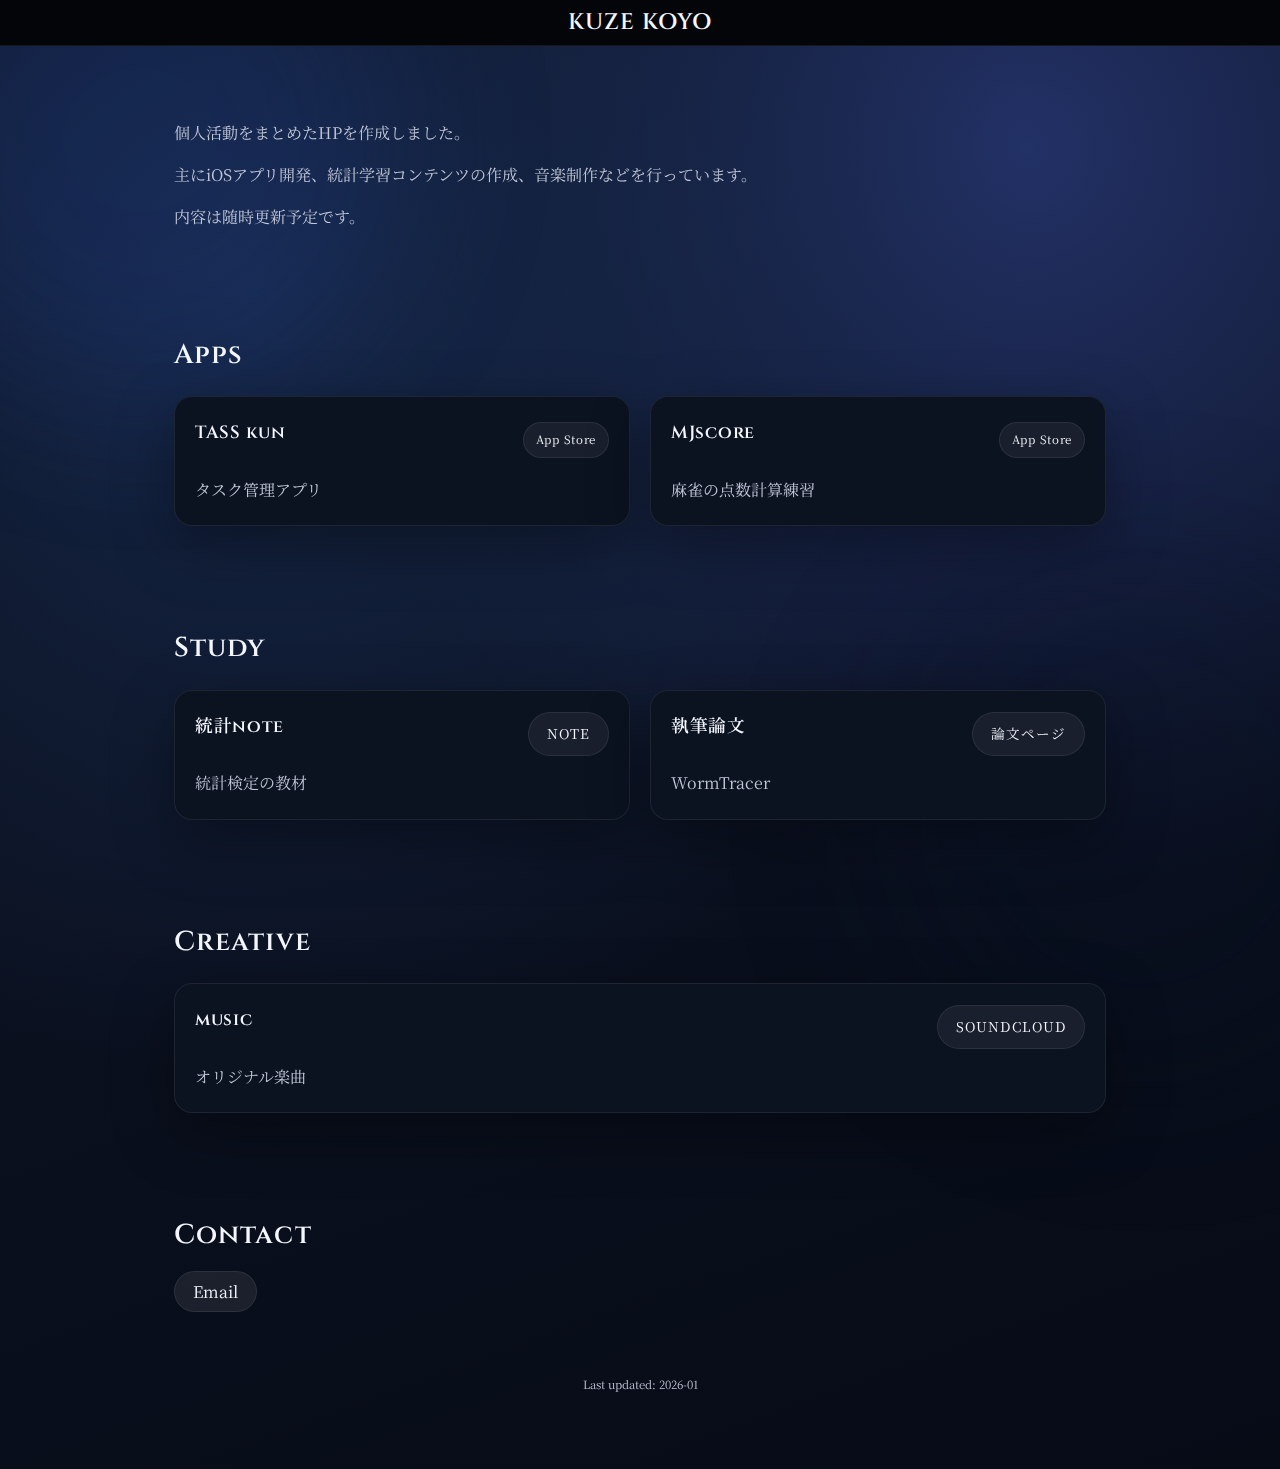
<file: index.html>
<!-- //python3 -m http.server 8000 -->
<!-- //http://localhost:8000 -->
<!DOCTYPE html>
<html lang="ja">
<head>
  <meta charset="UTF-8" />
  <meta name="viewport" content="width=device-width, initial-scale=1" />
  <title>KUZE KOYO</title>
  <link rel="stylesheet" href="style.css" />
</head>
<body>
  <header class="site-header">
    <h1 class="site-title">KUZE KOYO</h1>
  </header>
  <main class="page">

    <section class="about">
      <!-- <h2>About</h2> -->
      <p>個人活動をまとめたHPを作成しました。</p>
      <p>主にiOSアプリ開発、統計学習コンテンツの作成、音楽制作などを行っています。</p>
      <p>内容は随時更新予定です。</p>
      
    </section>

    <section class="apps">
      <h2>Apps</h2>
      <div class="cards">
        <article class="card">
          <div class="card-header">
            <h3><a class="card-title-link" href="tass-kun.html">TASS kun</a></h3>
            <a class="button-link button-link--inline" href="https://apps.apple.com/jp/app/tass-kun/id6756688086" target="_blank" rel="noopener">App Store</a>
          </div>
          <p>タスク管理アプリ</p>
        </article>

        <article class="card">
          <div class="card-header">
            <h3><a class="card-title-link" href="MJscore.html">MJscore</a></h3>
            <a class="button-link button-link--inline" href="https://apps.apple.com/jp/app/mjscore/id6757116718" target="_blank" rel="noopener">App Store</a>
          </div>
          <p>麻雀の点数計算練習</p>
        </article>
      </div>
    </section>

    <section class="study">
      <h2>Study</h2>
      <div class="cards">
        <article class="card">
          <div class="card-header">
            <h3>統計note</h3>
            <a class="button-link" href="https://note.com/world_statistics" target="_blank" rel="noopener">Note</a>
          </div>
          <p>統計検定の教材</p>
        </article>

        <article class="card">
          <div class="card-header">
            <h3>執筆論文</h3>
            <a class="button-link" href="https://doi.org/10.1016/j.jneumeth.2025.110644" target="_blank" rel="noopener">論文ページ</a>
          </div>
          <p>WormTracer</p>
        </article>
      </div>
    </section>

    <section class="creative">
      <h2>Creative</h2>
      <div class="cards">
        <article class="card">
          <div class="card-header">
            <h3>music</h3>
            <a class="button-link" href="https://on.soundcloud.com/l9iaOVAOMjPASXlrjY" target="_blank" rel="noopener">SoundCloud</a>
          </div>
          <p>オリジナル楽曲</p>
        </article>
      </div>
    </section>

    <section class="contact">
      <h2>Contact</h2>
      <ul class="contact-links">
        <!-- <li><a href="https://github.com/cx4c8498fy-cmyk" target="_blank" rel="noopener">GitHub</a></li> -->
        <li><a href="mailto:kkxyxz@gmail.com">Email</a></li>
      </ul>
    </section>

    <footer class="site-footer">
      <small>Last updated: 2026-01</small>
    </footer>
  </main>
</body>
</html>
</file>
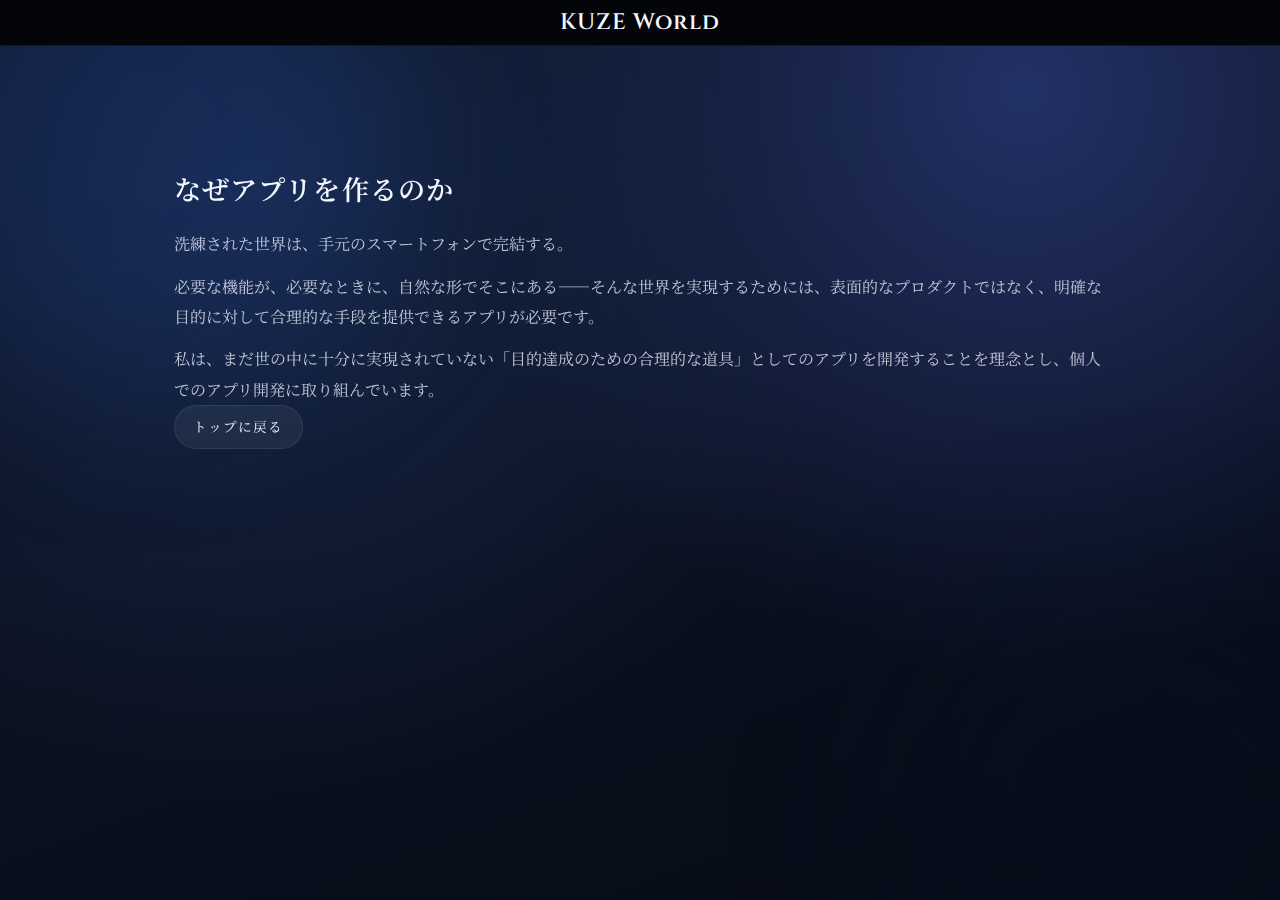
<file: apps.html>
<!DOCTYPE html>
<html lang="ja">
<head>
  <meta charset="UTF-8" />
  <meta name="viewport" content="width=device-width, initial-scale=1" />
  <title>KUZE World | Apps</title>
  <link rel="stylesheet" href="style.css" />
</head>
<body>
  <header class="site-header">
    <h1 class="site-title">KUZE World</h1>
  </header>

  <main class="page">
    <section class="about">
      <h2>なぜアプリを作るのか</h2>
      <p>洗練された世界は、手元のスマートフォンで完結する。</p>
      <p>必要な機能が、必要なときに、自然な形でそこにある——そんな世界を実現するためには、表面的なプロダクトではなく、明確な目的に対して合理的な手段を提供できるアプリが必要です。</p>
      <p>私は、まだ世の中に十分に実現されていない「目的達成のための合理的な道具」としてのアプリを開発することを理念とし、個人でのアプリ開発に取り組んでいます。</p>
      <a class="button-link" href="index.html">トップに戻る</a>
    </section>
  </main>
</body>
</html>
</file>
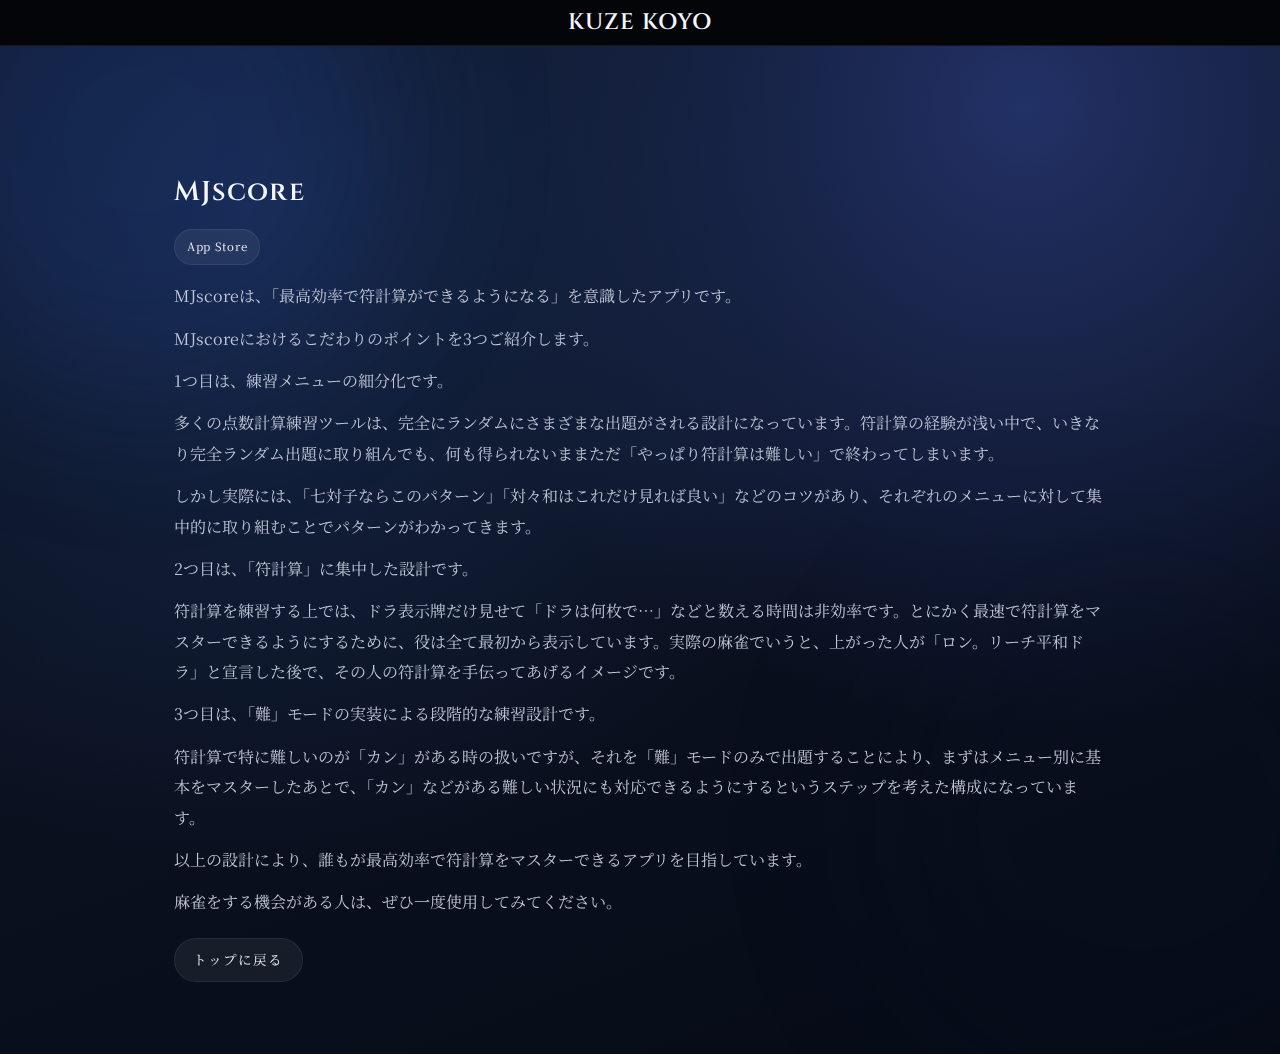
<file: MJscore.html>
<!DOCTYPE html>
<html lang="ja">
<head>
  <meta charset="UTF-8" />
  <meta name="viewport" content="width=device-width, initial-scale=1" />
  <title>KUZE KOYO | MJscore</title>
  <link rel="stylesheet" href="style.css" />
</head>
<body>
  <header class="site-header">
    <h1 class="site-title">KUZE KOYO</h1>
  </header>

  <main class="page">
    <section class="about">
      <h2>MJscore</h2>
      <a class="button-link button-link--inline" href="https://apps.apple.com/jp/app/mjscore/id6757116718" target="_blank" rel="noopener">App Store</a>
      <p class="section-break"></p>
      <p>MJscoreは、「最高効率で符計算ができるようになる」を意識したアプリです。</p>
      <p>MJscoreにおけるこだわりのポイントを3つご紹介します。</p>
      <p class="section-break">1つ目は、練習メニューの細分化です。</p>
      <p>多くの点数計算練習ツールは、完全にランダムにさまざまな出題がされる設計になっています。符計算の経験が浅い中で、いきなり完全ランダム出題に取り組んでも、何も得られないままただ「やっぱり符計算は難しい」で終わってしまいます。</p>
      <p>しかし実際には、「七対子ならこのパターン」「対々和はこれだけ見れば良い」などのコツがあり、それぞれのメニューに対して集中的に取り組むことでパターンがわかってきます。</p>
      <p class="section-break">2つ目は、「符計算」に集中した設計です。</p>
      <p>符計算を練習する上では、ドラ表示牌だけ見せて「ドラは何枚で…」などと数える時間は非効率です。とにかく最速で符計算をマスターできるようにするために、役は全て最初から表示しています。実際の麻雀でいうと、上がった人が「ロン。リーチ平和ドラ」と宣言した後で、その人の符計算を手伝ってあげるイメージです。</p>
      <p class="section-break">3つ目は、「難」モードの実装による段階的な練習設計です。</p>
      <p>符計算で特に難しいのが「カン」がある時の扱いですが、それを「難」モードのみで出題することにより、まずはメニュー別に基本をマスターしたあとで、「カン」などがある難しい状況にも対応できるようにするというステップを考えた構成になっています。</p>
      <p class="section-break"></p>
      <p>以上の設計により、誰もが最高効率で符計算をマスターできるアプリを目指しています。</p>
      <p>麻雀をする機会がある人は、ぜひ一度使用してみてください。</p>
      <a class="button-link page-back" href="index.html">トップに戻る</a>
    </section>
  </main>
</body>
</html>
</file>
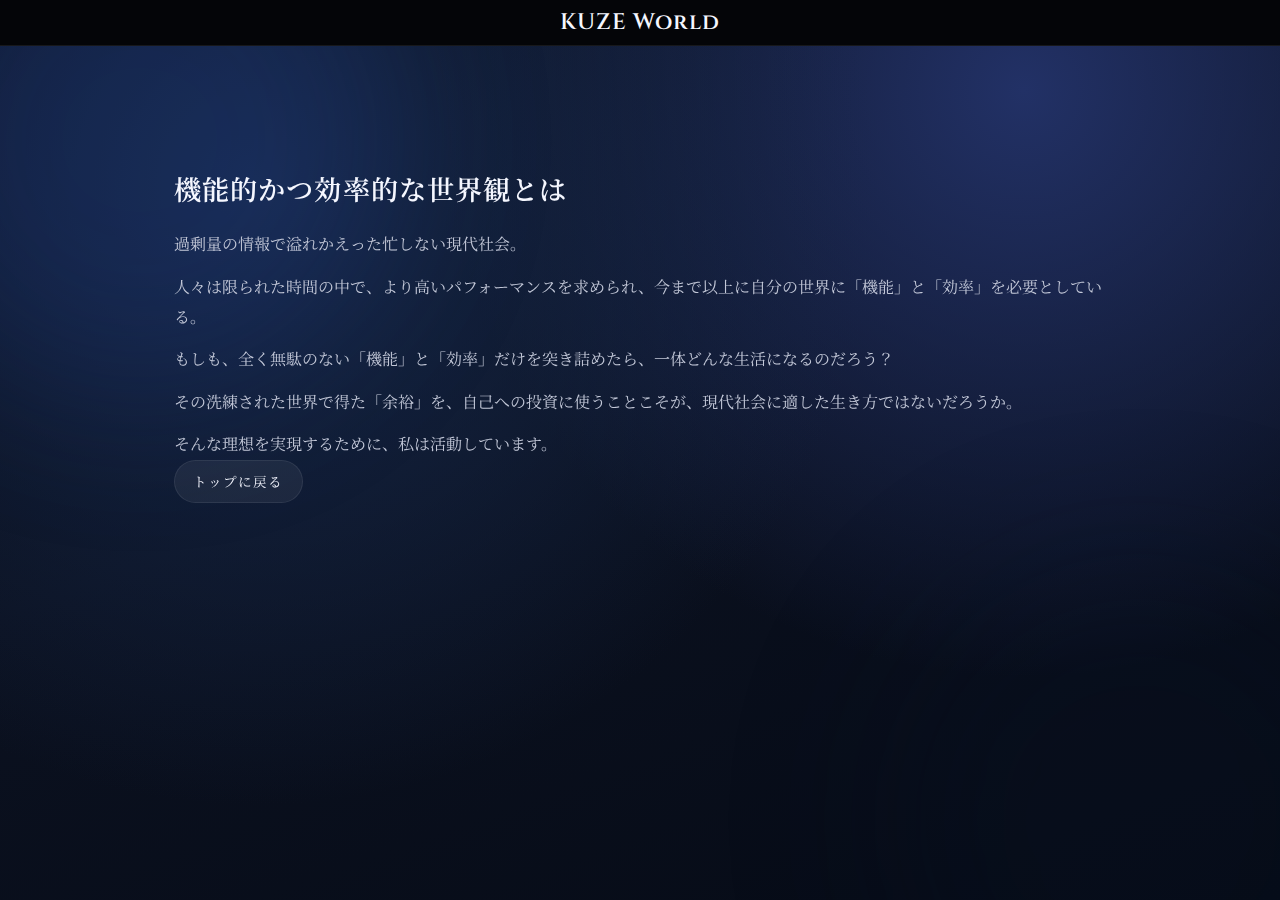
<file: philosophy.html>
<!DOCTYPE html>
<html lang="ja">
<head>
  <meta charset="UTF-8" />
  <meta name="viewport" content="width=device-width, initial-scale=1" />
  <title>KUZE World | Philosophy</title>
  <link rel="stylesheet" href="style.css" />
</head>
<body>
  <header class="site-header">
    <h1 class="site-title">KUZE World</h1>
  </header>

  <main class="page">
    <section class="about">
      <h2>機能的かつ効率的な世界観とは</h2>
      <p>過剰量の情報で溢れかえった忙しない現代社会。</p>
      <p>人々は限られた時間の中で、より高いパフォーマンスを求められ、今まで以上に自分の世界に「機能」と「効率」を必要としている。</p>
      <p>もしも、全く無駄のない「機能」と「効率」だけを突き詰めたら、一体どんな生活になるのだろう？</p>
      <p>その洗練された世界で得た「余裕」を、自己への投資に使うことこそが、現代社会に適した生き方ではないだろうか。</p>
      <p>そんな理想を実現するために、私は活動しています。</p>
      <a class="button-link" href="index.html">トップに戻る</a>
    </section>
  </main>
</body>
</html>
</file>
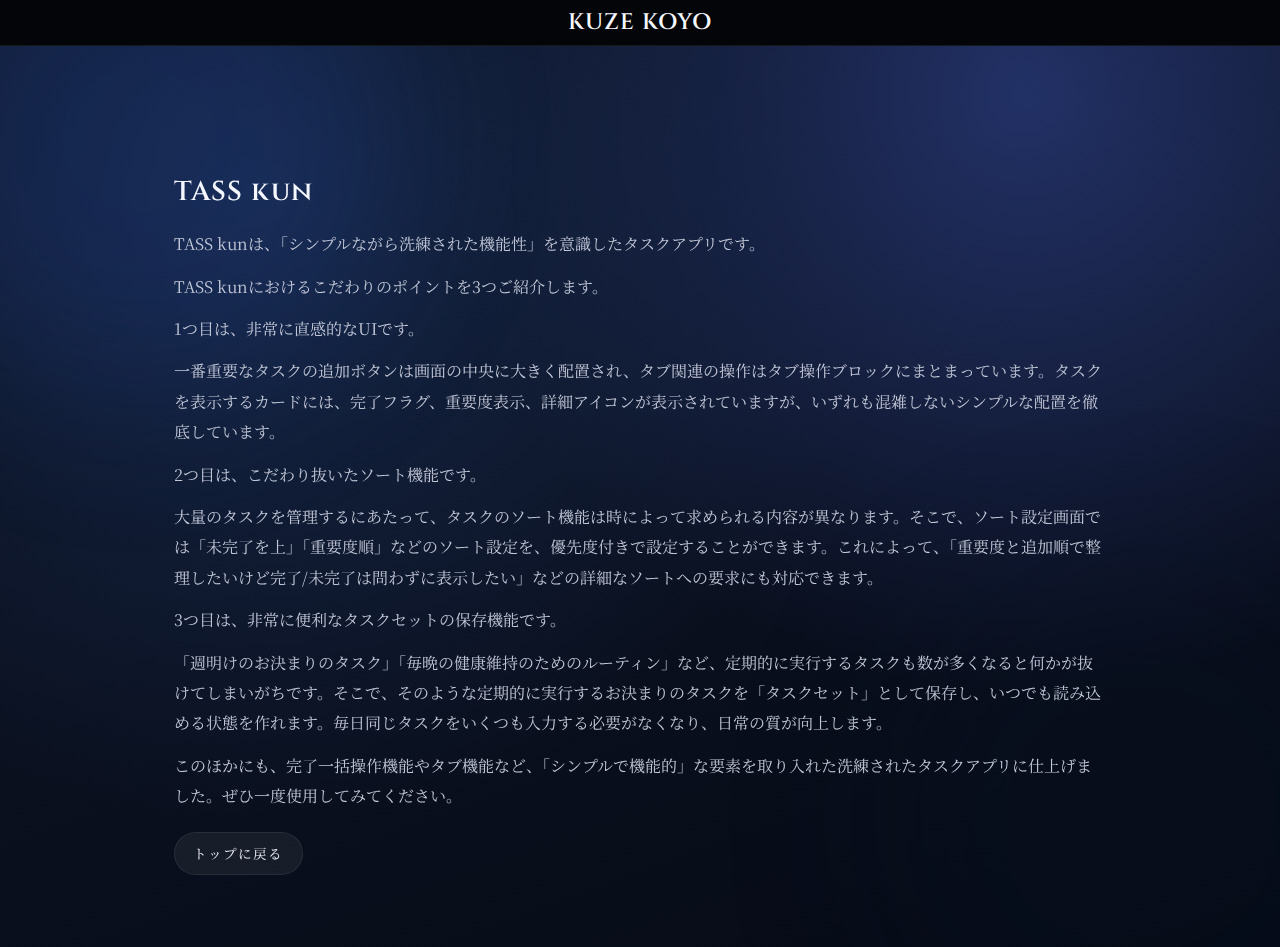
<file: tass-kun.html>
<!DOCTYPE html>
<html lang="ja">
<head>
  <meta charset="UTF-8" />
  <meta name="viewport" content="width=device-width, initial-scale=1" />
  <title>KUZE KOYO | TASS kun</title>
  <link rel="stylesheet" href="style.css" />
</head>
<body>
  <header class="site-header">
    <h1 class="site-title">KUZE KOYO</h1>
  </header>

  <main class="page">
    <section class="about">
      <h2>TASS kun</h2>
      <p>TASS kunは、「シンプルながら洗練された機能性」を意識したタスクアプリです。</p>
      <p>TASS kunにおけるこだわりのポイントを3つご紹介します。</p>
      <p class="section-break">1つ目は、非常に直感的なUIです。</p>
      <p>一番重要なタスクの追加ボタンは画面の中央に大きく配置され、タブ関連の操作はタブ操作ブロックにまとまっています。タスクを表示するカードには、完了フラグ、重要度表示、詳細アイコンが表示されていますが、いずれも混雑しないシンプルな配置を徹底しています。</p>
      <p class="section-break">2つ目は、こだわり抜いたソート機能です。</p>
      <p>大量のタスクを管理するにあたって、タスクのソート機能は時によって求められる内容が異なります。そこで、ソート設定画面では「未完了を上」「重要度順」などのソート設定を、優先度付きで設定することができます。これによって、「重要度と追加順で整理したいけど完了/未完了は問わずに表示したい」などの詳細なソートへの要求にも対応できます。</p>
      <p class="section-break">3つ目は、非常に便利なタスクセットの保存機能です。</p>
      <p>「週明けのお決まりのタスク」「毎晩の健康維持のためのルーティン」など、定期的に実行するタスクも数が多くなると何かが抜けてしまいがちです。そこで、そのような定期的に実行するお決まりのタスクを「タスクセット」として保存し、いつでも読み込める状態を作れます。毎日同じタスクをいくつも入力する必要がなくなり、日常の質が向上します。</p>
      <p class="section-break"></p>
      <p>このほかにも、完了一括操作機能やタブ機能など、「シンプルで機能的」な要素を取り入れた洗練されたタスクアプリに仕上げました。ぜひ一度使用してみてください。</p>
      <a class="button-link page-back" href="index.html">トップに戻る</a>
    </section>
  </main>
</body>
</html>
</file>
<file: style.css>
@import url("https://fonts.googleapis.com/css2?family=Cinzel:wght@400;600&family=Noto+Serif+JP:wght@400;600&family=Parisienne&display=swap");

:root {
  color-scheme: dark;
  --bg-main: #05060a;
  --bg-deep: #050913;
  --bg-panel: #0b1220;
  --bg-header: #040508;
  --text-main: #f5f7ff;
  --text-muted: #c3c8d8;
  --accent: #2e5bff;
  --accent-soft: #1a2a4a;
  --border-soft: rgba(255, 255, 255, 0.08);
  --shadow-soft: 0 20px 60px rgba(0, 0, 0, 0.35);
}

* {
  box-sizing: border-box;
}

.about p + p {
  margin-top: 12px;
}

body {
  margin: 0;
  font-family: "Noto Serif JP", "Yu Mincho", "Hiragino Mincho ProN", serif;
  background: radial-gradient(circle at 20% 20%, #16284a 0%, transparent 50%),
    radial-gradient(circle at 80% 10%, #223166 0%, transparent 45%),
    linear-gradient(160deg, #080b13, #0b1120 45%, #060b16);
  color: var(--text-main);
  min-height: 100vh;
}

body::before,
body::after {
  content: "";
  position: fixed;
  width: 520px;
  height: 520px;
  border-radius: 50%;
  filter: blur(80px);
  opacity: 0.25;
  z-index: -1;
}

body::before {
  top: -120px;
  left: -120px;
  background: #23408c;
}

body::after {
  bottom: -180px;
  right: -120px;
  background: #081225;
}

.page {
  max-width: 980px;
  margin: 0 auto;
  padding: 24px 24px 72px;
  line-height: 1.9;
}

h1,
h2,
h3 {
  margin: 0 0 12px;
  font-weight: 600;
  letter-spacing: 0.04em;
}

h1 {
  font-family: "Cinzel", "Noto Serif JP", serif;
  font-size: clamp(1rem, 1.8vw, 1.4rem);
  text-align: center;
  color: var(--text-main);
}

h2 {
  font-family: "Cinzel", "Noto Serif JP", serif;
  font-size: clamp(1.3rem, 2.2vw, 1.7rem);
  margin-top: 48px;
}

h3 {
  font-family: "Cinzel", "Noto Serif JP", serif;
  font-size: 1.1rem;
}

p {
  margin: 0;
  color: var(--text-muted);
}

a {
  color: var(--text-main);
  text-decoration: none;
}

a:hover {
  color: #9bb6ff;
}

.site-header {
  background: var(--bg-header);
  padding: 10px 24px;
  border-bottom: 1px solid rgba(255, 255, 255, 0.08);
  position: sticky;
  top: 0;
  z-index: 10;
  width: 100%;
  display: flex;
  align-items: center;
  justify-content: center;
}

.site-title {
  margin: 0;
  line-height: 1.1;
}

section {
  margin-top: 40px;
  padding-top: 8px;
}

.cards {
  display: grid;
  grid-template-columns: repeat(auto-fit, minmax(240px, 1fr));
  gap: 20px;
  margin-top: 16px;
}

.card {
  background: var(--bg-panel);
  border: 1px solid var(--border-soft);
  border-radius: 18px;
  padding: 20px;
  box-shadow: var(--shadow-soft);
  display: grid;
  gap: 12px;
}

.card-header {
  display: flex;
  align-items: center;
  justify-content: space-between;
  gap: 12px;
}

.feature-grid {
  margin-top: 20px;
  display: grid;
  gap: 28px;
}

.feature-block {
  display: grid;
  gap: 12px;
}

.feature-title {
  margin: 0;
  color: var(--text-main);
  font-weight: 600;
}

.feature-media {
  margin: 4px 0 0;
  display: flex;
  justify-content: center;
}

.feature-media img {
  display: block;
  width: 100%;
  max-width: 360px;
  margin: 0 auto;
  border-radius: 16px;
  border: 1px solid rgba(255, 255, 255, 0.12);
  box-shadow: var(--shadow-soft);
}

.section-break {
  margin-top: 16px;
}

.page-back {
  margin-top: 20px;
}

.button-link {
  display: inline-flex;
  align-items: center;
  justify-content: center;
  padding: 8px 18px;
  border-radius: 999px;
  background: rgba(255, 255, 255, 0.06);
  border: 1px solid var(--border-soft);
  color: var(--text-main);
  font-size: 0.85rem;
  letter-spacing: 0.08em;
  text-transform: uppercase;
  width: fit-content;
}

.button-link--inline {
  padding: 6px 12px;
  font-size: 0.72rem;
  letter-spacing: 0.06em;
  text-transform: none;
  white-space: nowrap;
}

.apps .button-link:not(.button-link--inline) {
  margin-top: 16px;
}

.button-link:hover {
  color: var(--text-main);
  background: rgba(255, 255, 255, 0.12);
  border-color: rgba(255, 255, 255, 0.2);
}

.contact-links {
  list-style: none;
  padding: 0;
  margin: 16px 0 0;
  display: flex;
  flex-wrap: wrap;
  gap: 14px;
}

.contact-links a {
  padding: 8px 18px;
  border-radius: 999px;
  background: rgba(255, 255, 255, 0.08);
  border: 1px solid rgba(255, 255, 255, 0.08);
}

.contact-links a:hover {
  background: rgba(255, 255, 255, 0.16);
}

.site-footer {
  margin-top: 64px;
  text-align: center;
  color: var(--text-muted);
  font-size: 0.85rem;
}

@media (max-width: 640px) {
  .page {
    padding: 20px 18px 64px;
  }

  .site-header {
    padding: 22px 14px;
  }

  h1 {
    font-size: 1rem;
  }

  section {
    margin-top: 32px;
  }

  .feature-media img {
    max-width: 140px;
  }
}

@media (min-width: 900px) {
  .feature-grid {
    grid-template-columns: repeat(3, minmax(0, 1fr));
    gap: 24px;
  }

  .feature-media img {
    max-width: 260px;
  }
}
</file>
